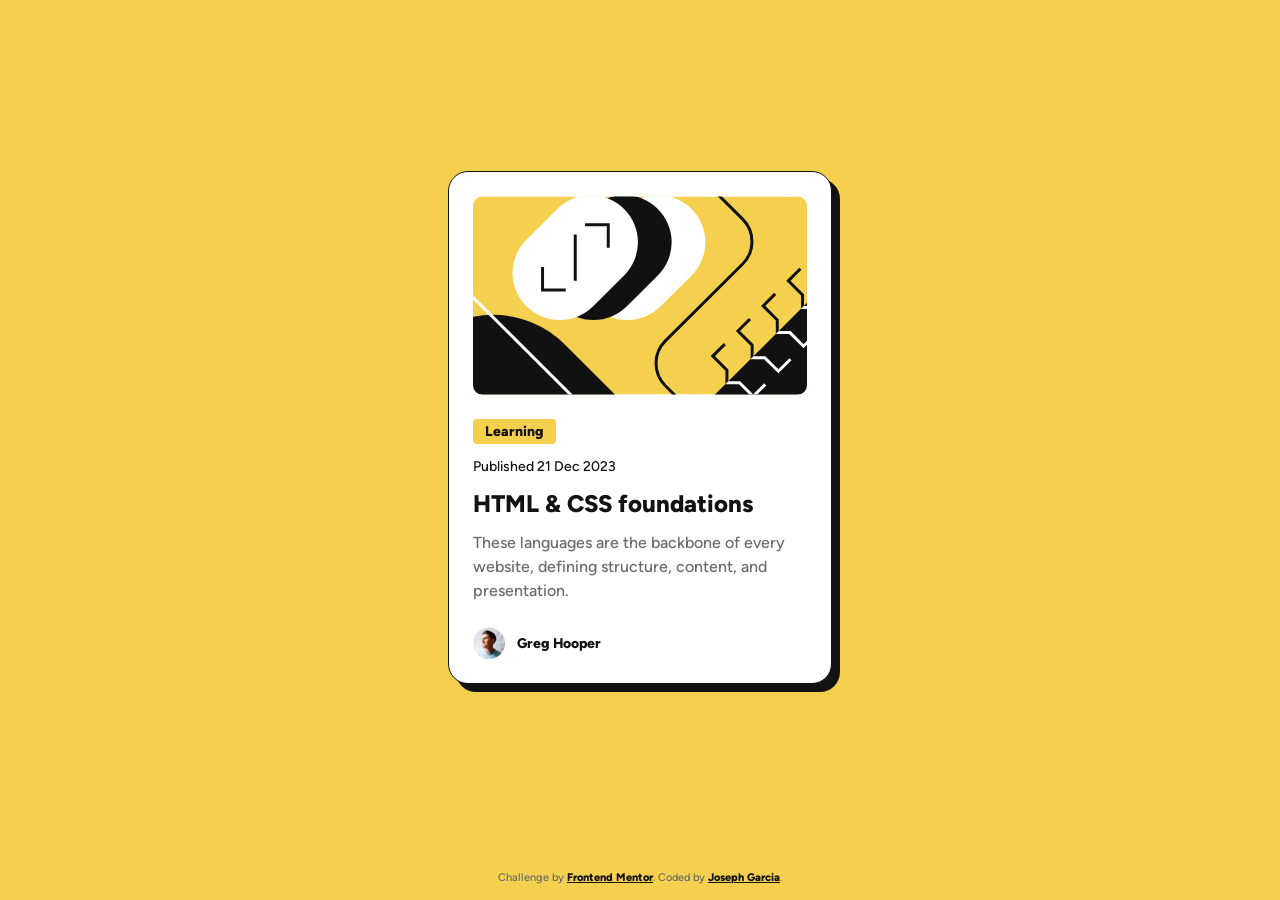
<file: blog-preview-card-main/index.html>
<!doctype html>
<html lang="en">
  <head>
    <meta charset="UTF-8" />
    <meta name="viewport" content="width=device-width, initial-scale=1.0" />
    <!-- displays site properly based on user's device -->

    <link
      rel="icon"
      type="image/png"
      sizes="32x32"
      href="./assets/images/favicon-32x32.png"
    />

    <title>Frontend Mentor | Blog preview card</title>
    <link rel="stylesheet" href="./style.css" />
  </head>
  <body>
    <main>
      <article class="blog-card">
        <img
          class="card-image"
          src="./assets/images/illustration-article.svg"
          alt="Abstract yellow and black illustration"
        />

        <div class="card-content">
          <span class="category">Learning</span>
          <p class="publish-date">Published 21 Dec 2023</p>
          <h1 class="card-title">
            <a href="#">HTML &amp; CSS foundations</a>
          </h1>

          <p class="card-description">
            These languages are the backbone of every website, defining
            structure, content, and presentation.
          </p>

          <div class="author">
            <img
              class="author-avatar"
              src="./assets/images/image-avatar.webp"
              alt="Greg Hooper"
            />

            <p class="author-name">Greg Hooper</p>
          </div>
        </div>
      </article>
    </main>

    <footer class="attribution">
      Challenge by
      <a href="https://www.frontendmentor.io?ref=challenge">Frontend Mentor</a>.
      Coded by <a href="https://github.com/Neem3995">Joseph Garcia</a>.
    </footer>
  </body>
</html>
</file>
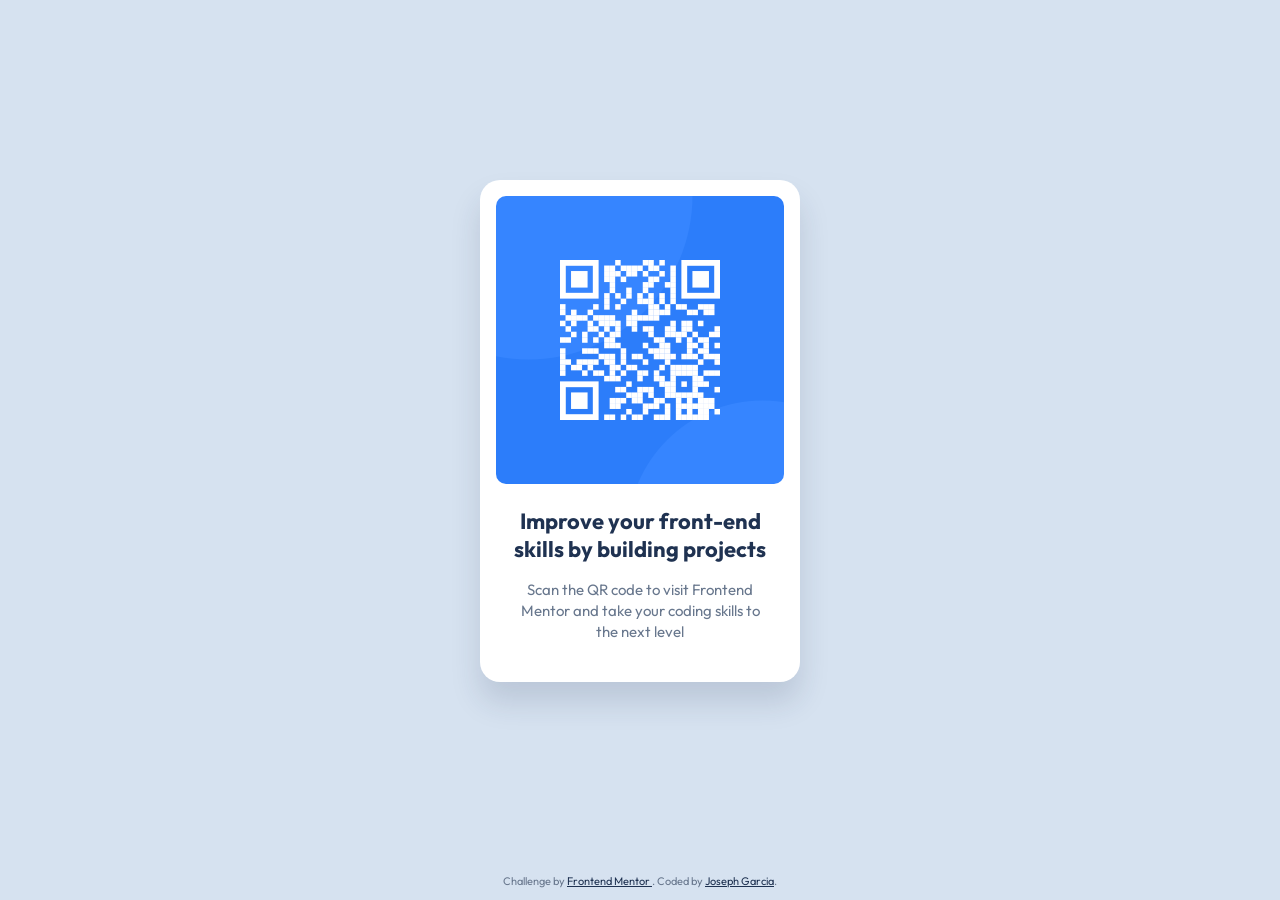
<file: qr-code-component-main/index.html>
<!DOCTYPE html>
<html lang="en">
<head>
  <meta charset="UTF-8">
  <meta name="viewport" content="width=device-width, initial-scale=1.0"> <!-- displays site properly based on user's device -->

  <link rel="icon" type="image/png" sizes="32x32" href="./images/favicon-32x32.png">
  <link rel="stylesheet" href="./style.css">
  
  <title>Frontend Mentor | QR code component</title>


</head>
<body>
  <main>
    <section class="qr-card">
      <img
        src="./images/image-qr-code.png"
        alt="QR code linking to Frontend Mentor"
      />

      <h1>Improve your front-end skills by building projects</h1>

      <p>
        Scan the QR code to visit Frontend Mentor and take your coding
        skills to the next level
      </p>
    </section>
  </main>

  <footer class="attribution">
    Challenge by
    <a href="https://www.frontendmentor.io?ref=challenge">
      Frontend Mentor
    </a>.
    Coded by <a href="#">Joseph Garcia</a>.
  </footer>
</body>
</html>
</file>
<file: blog-preview-card-main/style.css>
@font-face {
  font-family: "Figtree";
  src: url("./assets/fonts/static/Figtree-Medium.ttf") format("truetype");
  font-weight: 500;
}

@font-face {
  font-family: "Figtree";
  src: url("./assets/fonts/static/Figtree-ExtraBold.ttf") format("truetype");
  font-weight: 800;
}

* {
  box-sizing: border-box;
}

body {
  margin: 0;
  min-height: 100vh;
  background-color: hsl(47, 88%, 63%);
  font-family: "Figtree", sans-serif;
  font-weight: 500;

  display: flex;
  flex-direction: column;
}

main {
  flex: 1;
  display: flex;
  justify-content: center;
  align-items: center;
  padding: 24px;
}

.blog-card {
  width: 100%;
  max-width: 384px;
  background-color: hsl(0, 0%, 100%);
  border: 1px solid hsl(0, 0%, 7%);
  border-radius: 20px;
  padding: 24px;
  box-shadow: 8px 8px 0 hsl(0, 0%, 7%);
}

.card-image {
  width: 100%;
  display: block;
  border-radius: 10px;
}
.card-content {
  margin-top: 24px;
}

.category {
  display: inline-block;
  background-color: hsl(47, 88%, 63%);
  color: hsl(0, 0%, 7%);
  padding: 4px 12px;
  border-radius: 4px;
  font-size: 14px;
  font-weight: 800;
}

.publish-date {
  margin: 12px 0 0;
  color: hsl(0, 0%, 7%);
  font-size: 14px;
  line-height: 1.5;
}

.card-title {
  margin: 12px 0 0;
  font-size: 24px;
  line-height: 1.25;
  font-weight: 800;
}

.card-title a {
  color: hsl(0, 0%, 7%);
  text-decoration: none;
}

.card-title a:hover,
.card-title a:focus-visible {
  color: hsl(47, 88%, 63%);
}

.card-title a:focus-visible {
  outline: 2px solid hsl(0, 0%, 7%);
  outline-offset: 4px;
  border-radius: 2px;
}

.card-description {
  margin: 12px 0 0;
  color: hsl(0, 0%, 42%);
  font-size: 16px;
  line-height: 1.5;
}

.author {
  margin-top: 24px;
  display: flex;
  align-items: center;
  gap: 12px;
}

.author-avatar {
  width: 32px;
  height: 32px;
}

.author-name {
  margin: 0;
  color: hsl(0, 0%, 7%);
  font-size: 14px;
  font-weight: 800;
}

.attribution {
  padding: 16px;
  color: hsl(0, 0%, 42%);
  font-size: 11px;
  text-align: center;
}

.attribution a {
  color: hsl(0, 0%, 7%);
  font-weight: 800;
}

@media (max-width: 420px) {
  .card-title {
    font-size: 20px;
  }
}
</file>
<file: qr-code-component-main/style.css>
@import url("https://fonts.googleapis.com/css2?family=Outfit:wght@400;700&display=swap");

* {
  box-sizing: border-box;
}

body {
  margin: 0;
  min-height: 100vh;
  background-color: hsl(212, 45%, 89%);
  font-family: "Outfit", sans-serif;

  display: flex;
  flex-direction: column;
}

main {
  flex: 1;

  display: flex;
  justify-content: center;
  align-items: center;

  padding: 20px;
}

.qr-card {
  width: 100%;
  max-width: 320px;
  background-color: white;
  padding: 16px;
  border-radius: 20px;
  box-shadow: 0 20px 30px rgba(31, 49, 79, 0.15);
  text-align: center;
}

.qr-card img {
  width: 100%;
  display: block;
  border-radius: 10px;
}

.qr-card h1 {
  margin: 24px 16px 16px;
  color: hsl(218, 44%, 22%);
  font-size: 22px;
  font-weight: 700;
  line-height: 1.25;
}

.qr-card p {
  margin: 0 16px 24px;
  color: hsl(216, 15%, 48%);
  font-size: 15px;
  font-weight: 400;
  line-height: 1.4;
}

.attribution {
  padding: 12px;
  font-size: 11px;
  text-align: center;
  color: hsl(216, 15%, 48%);
}

.attribution a {
  color: hsl(218, 44%, 22%);
}
</file>
